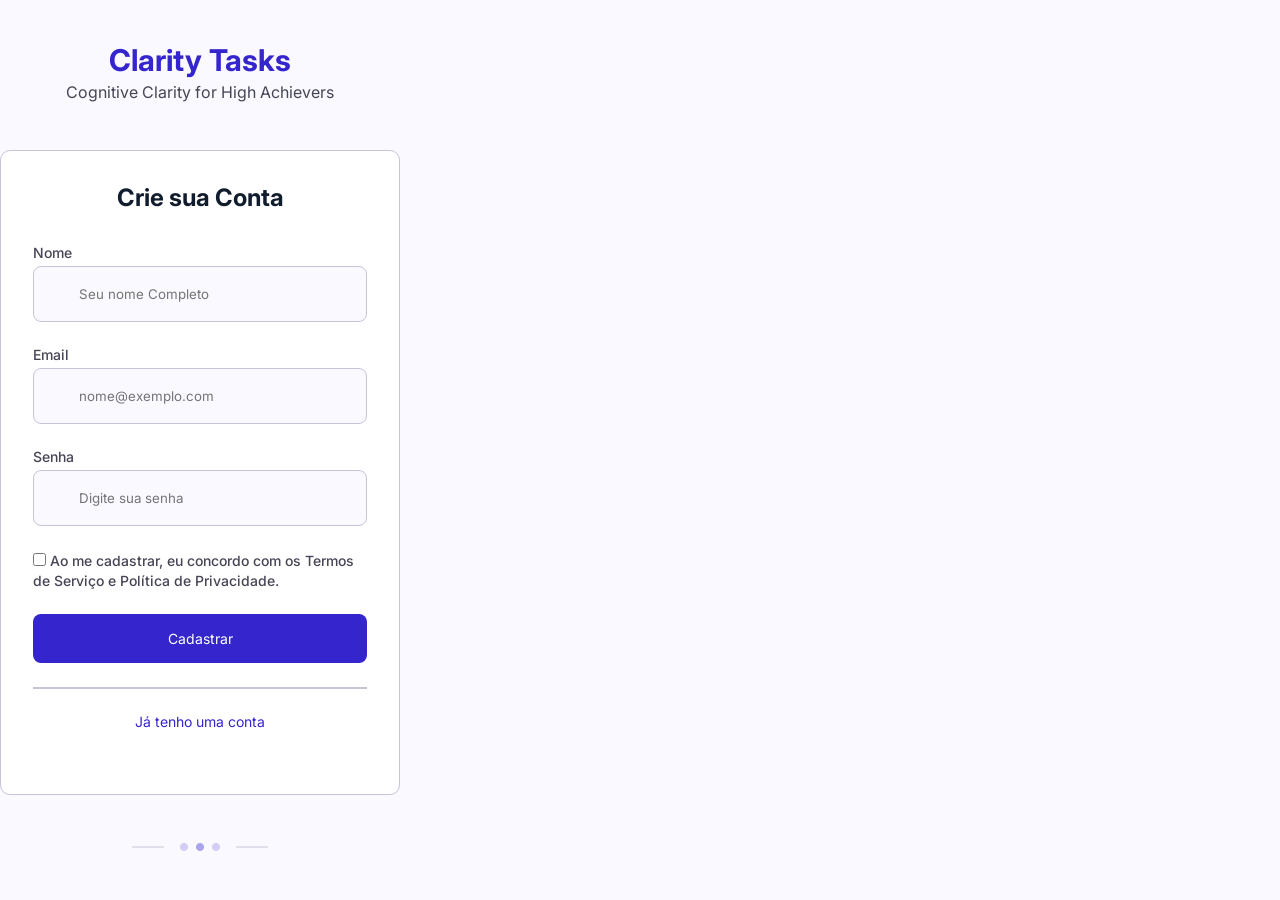
<file: front/index.html>
<!DOCTYPE html>
<html lang="pt-br">

<head>
    <meta charset="UTF-8">
    <meta name="viewport" content="width=device-width, initial-scale=1.0">
    <link rel="stylesheet" href="index.css">
    <link rel="preconnect" href="https://fonts.googleapis.com">
    <link rel="preconnect" href="https://fonts.gstatic.com" crossorigin>
    <link
        href="https://fonts.googleapis.com/css2?family=Inter:ital,opsz,wght@0,14..32,100..900;1,14..32,100..900&family=Montserrat:wght@100..900&family=Open+Sans:ital,wght@0,300..800;1,300..800&family=Syne:wght@500&display=swap"
        rel="stylesheet">
    <title>Cadastrar | Clarity Tasks</title>
</head>

<body>
    <main>

        <section class="hero-section">
            <header>
                <h3 class="title">Clarity Tasks</h3>
                <p class="subtitle">Cognitive Clarity for High Achievers</p>
            </header>

            <div class="hero-container">
                <div class="headline">
                    <p>Crie sua Conta</p>
                </div>
                <form id="form-cadastro" method="post">

                    <div class="name">
                        <label for="name">Nome</label>
                        <input type="text" id="name" required placeholder="Seu nome Completo">
                        <!-- <img src="" alt="icone"> -->
                    </div>

                    <div class="email">
                        <label for="email">Email</label>
                        <input type="email" id="email" required placeholder="nome@exemplo.com">
                        <!-- <img src="" alt="icone"> -->
                    </div>

                    <div class="password">
                        <label for="password">Senha</label>
                        <input type="password" id="password" required placeholder="Digite sua senha">
                        <!-- <img src="" alt="icone"> -->
                    </div>

                    <div class="checkbox">
                        <input required type="checkbox">
                        <label for="checkbox">Ao me cadastrar, eu concordo com os Termos de
                            Serviço e Política de Privacidade.</label>
                    </div>

                    <button class="btn-cadastrar" type="submit" id="btn-cadastrar">Cadastrar</button>

                    <p class="gray-line"></p>

                    <a class="signup" id="signup" href="signin.html">Já tenho uma conta</a>
                </form>
            </div>


            <div class="footer">
                <img src="Decorative Footer Element_margin (1).png" alt="">
            </div>
        </section>

    </main>

    <script src="script.js"></script>
</body>

</html>
</file>
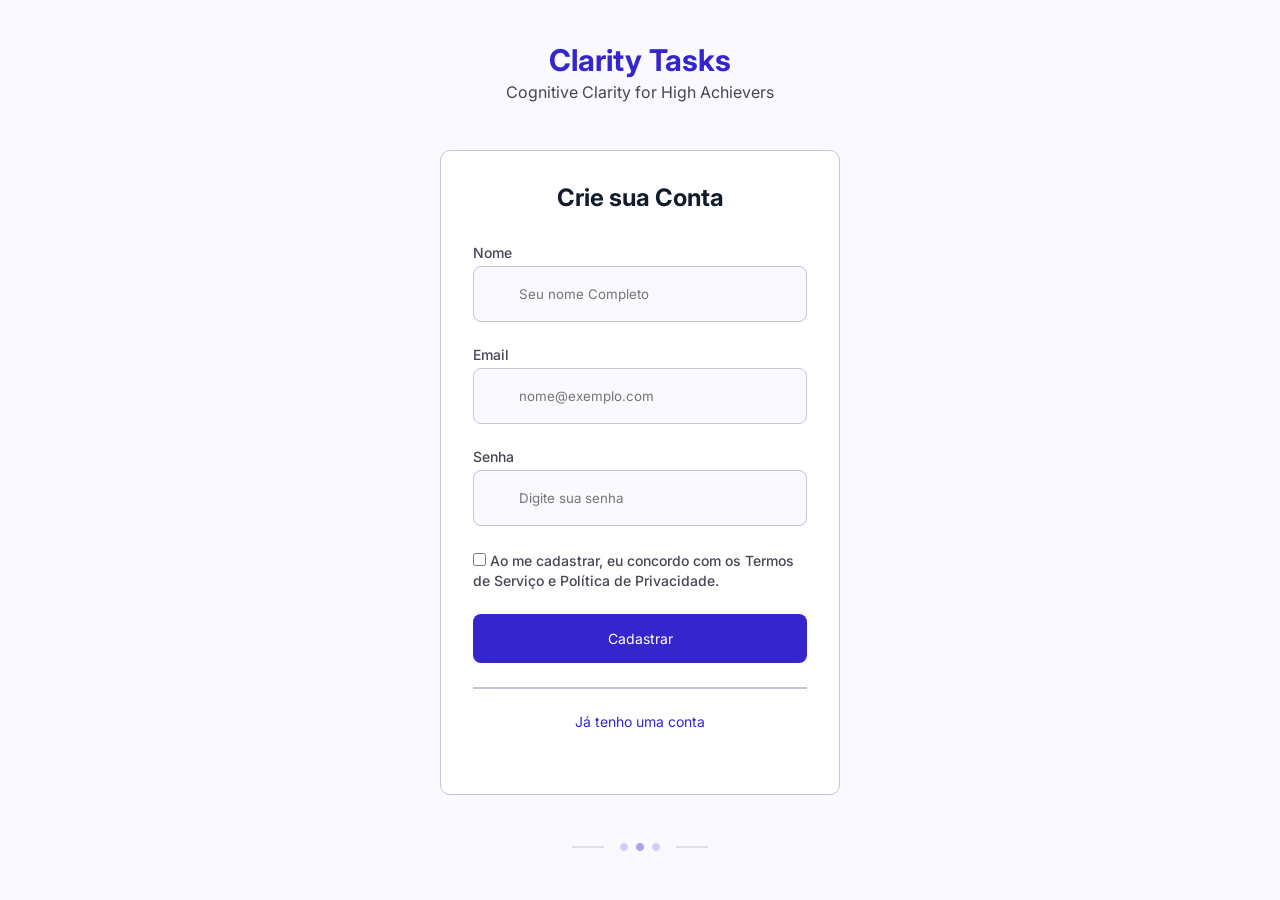
<file: front/src/index.html>
<!DOCTYPE html>
<html lang="pt-br">

<head>
    <meta charset="UTF-8">
    <meta name="viewport" content="width=device-width, initial-scale=1.0">
    <link rel="stylesheet" href="../index.css">
    <link rel="preconnect" href="https://fonts.googleapis.com">
    <link rel="preconnect" href="https://fonts.gstatic.com" crossorigin>
    <link
        href="https://fonts.googleapis.com/css2?family=Inter:ital,opsz,wght@0,14..32,100..900;1,14..32,100..900&family=Montserrat:wght@100..900&family=Open+Sans:ital,wght@0,300..800;1,300..800&family=Syne:wght@500&display=swap"
        rel="stylesheet">
    <title>Cadastrar | Clarity Tasks</title>
</head>

<body>
    <main class="signup-main">

        <section class="hero-section">
            <header>
                <h3 class="title">Clarity Tasks</h3>
                <p class="subtitle">Cognitive Clarity for High Achievers</p>
            </header>

            <div class="hero-container">
                <div class="headline">
                    <p>Crie sua Conta</p>
                </div>
                <form id="form-cadastro" method="post">

                    <div class="name">
                        <label for="name">Nome</label>
                        <input type="text" id="name" required placeholder="Seu nome Completo">
                        <!-- <img src="" alt="icone"> -->
                    </div>

                    <div class="email">
                        <label for="email">Email</label>
                        <input type="email" id="email" required placeholder="nome@exemplo.com">
                        <!-- <img src="" alt="icone"> -->
                    </div>

                    <div class="password">
                        <label for="password">Senha</label>
                        <input type="password" id="password" required placeholder="Digite sua senha">
                        <!-- <img src="" alt="icone"> -->
                    </div>

                    <div class="checkbox">
                        <input required type="checkbox">
                        <label for="checkbox">Ao me cadastrar, eu concordo com os Termos de
                            Serviço e Política de Privacidade.</label>
                    </div>

                    <button class="btn-cadastrar" type="submit" id="btn-cadastrar">Cadastrar</button>

                    <p class="gray-line"></p>

                    <a class="signup" id="signup" href="signin.html">Já tenho uma conta</a>
                </form>
            </div>


            <div class="footer">
                <img src="../img/Decorative Footer Element_margin (1).png" alt="">
            </div>
        </section>

    </main>

    <script src="../js/script.js"></script>
</body>

</html>
</file>
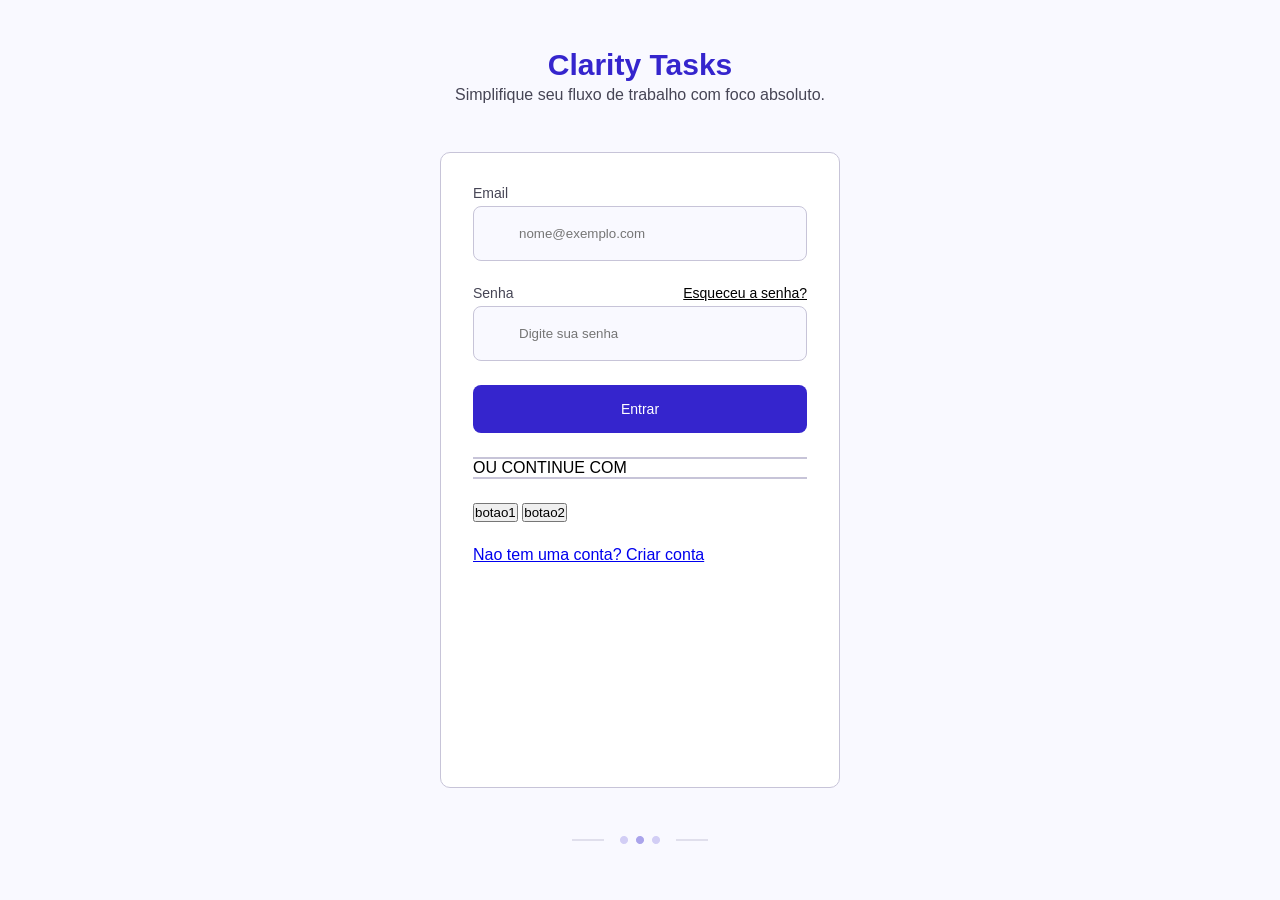
<file: front/src/signin.html>
<!DOCTYPE html>
<html lang="en">

<head>
    <meta charset="UTF-8">
    <meta name="viewport" content="width=device-width, initial-scale=1.0">
    <title>Sign In | Clarity Tasks</title>
    <link rel="stylesheet" href="../index.css">
</head>

<body>
    <main class="sigin-main">

        <section class="hero-section">
            <header>
                <h3 class="title">Clarity Tasks</h3>
                <p class="subtitle">Simplifique seu fluxo de trabalho com foco
                    absoluto.</p>
            </header>

            <div class="hero-container">

                <form id="form-login" method="post">

                    <div class="email">
                        <label for="email">Email</label>
                        <input type="email" id="email" placeholder="nome@exemplo.com">
                        <!-- <img src="" alt="icone"> -->
                    </div>

                    <div class="password">
                        <div class="container-flex">
                            <label for="password">Senha</label>
                            <a class="forgetPassword" href="signin.html">Esqueceu a senha?</a>
                        </div>
                        <input type="password" id="password" placeholder="Digite sua senha">
                        <!-- <img src="" alt="icone"> -->
                    </div>

                    <button type="submit" class="btn-login" id="btn-login">Entrar</button>

                    <div class="container">
                        <p class="gray-line"></p>
                        <p>OU CONTINUE COM</p>
                        <p class="gray-line"></p>
                    </div>

                    <div class="buttons-container">
                        <button>botao1</button>
                        <button>botao2</button>
                    </div>

                    <a class="createAccount" href="index.html">Nao tem uma conta? Criar conta</a>
                </form>
            </div>


            <div class="footer">
                <img src="../img/Decorative Footer Element_margin (1).png" alt="">
            </div>
        </section>

    </main>

    <script src="../js/login.js"></script>
</body>

</html>
</file>
<file: front/index.css>
@import url(./styles/global.css);
@import url(./styles/hero-section.css);
@import url(./styles/homepage.css);
</file>
